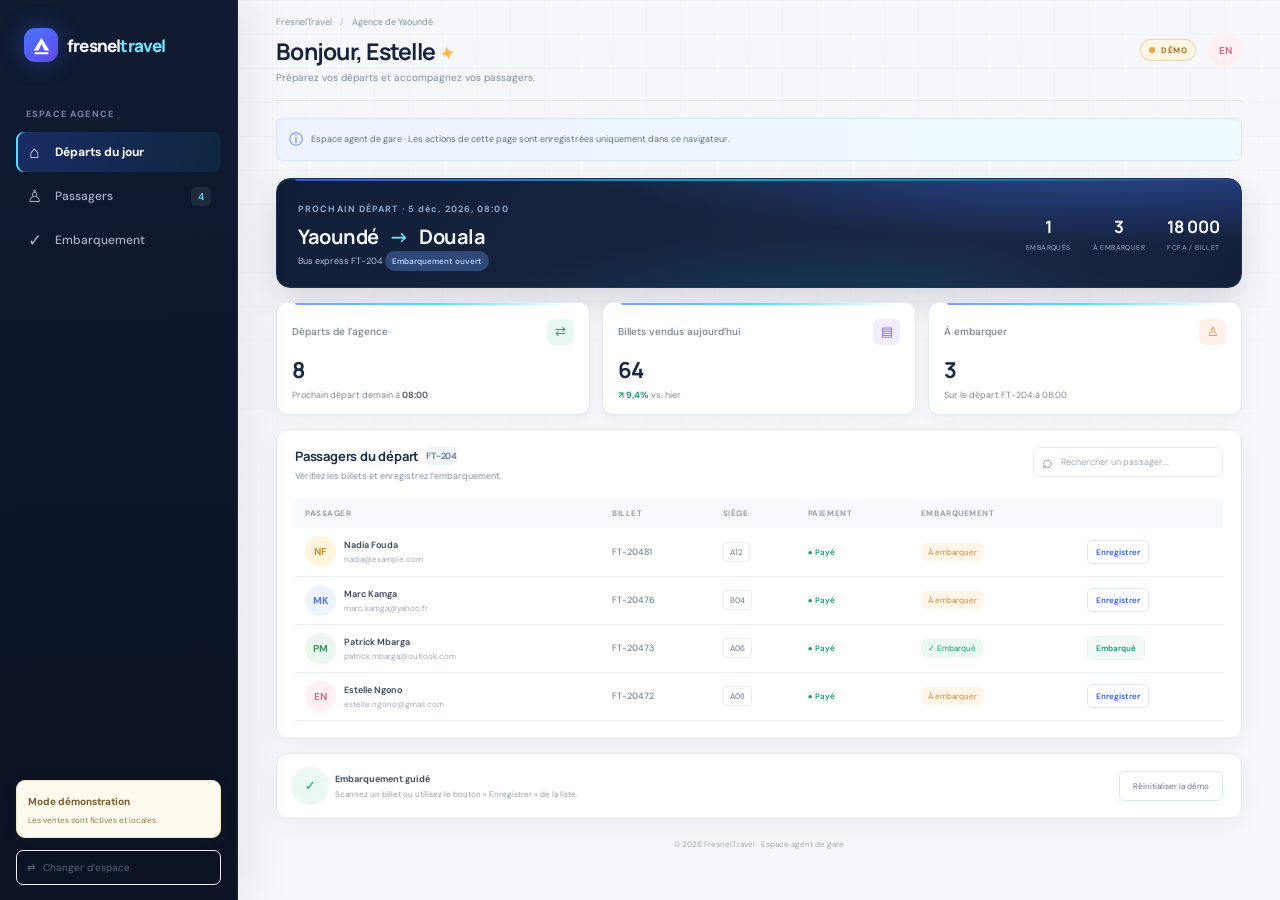
<file: agent.html>
<!doctype html>
<html lang="fr">
<head>
  <meta charset="utf-8">
  <meta name="viewport" content="width=device-width, initial-scale=1">
  <meta name="theme-color" content="#f5f7fb">
  <title>Opérations de gare — FresnelTravel</title>
  <link rel="preconnect" href="https://fonts.googleapis.com">
  <link rel="preconnect" href="https://fonts.gstatic.com" crossorigin>
  <link href="https://fonts.googleapis.com/css2?family=DM+Sans:wght@400;500;600;700&family=Manrope:wght@400;500;600;700;800&display=swap" rel="stylesheet">
  <link rel="stylesheet" href="styles.css">
  <link rel="stylesheet" href="portals.css">
  <link rel="stylesheet" href="futurist.css">
  <script src="portal.js" defer></script>
</head>
<body class="portal-body">
  <div class="portal-shell">
    <aside class="portal-sidebar"><a class="brand" href="connexion.html"><span class="brand-mark"><svg viewBox="0 0 32 32" aria-hidden="true"><path d="M6 22.5 16 6l10 16.5h-6.2L16 14l-3.8 8.5H6Z" fill="currentColor"/><path d="M8.2 26h15.6" stroke="currentColor" stroke-width="2.5" stroke-linecap="round"/></svg></span><span class="brand-name">fresnel<span>travel</span></span></a><div class="workspace-label">ESPACE AGENCE</div><nav class="main-nav" aria-label="Espace agent"><a class="nav-link active" href="#depart"><span class="nav-icon">⌂</span> Départs du jour</a><a class="nav-link" href="#passagers"><span class="nav-icon">♙</span> Passagers <span class="nav-count" id="agent-count">4</span></a><a class="nav-link" href="#embarquement"><span class="nav-icon">✓</span> Embarquement</a></nav><div class="portal-sidebar-bottom"><div class="demo-warning compact"><strong>Mode démonstration</strong><p>Les ventes sont fictives et locales.</p></div><a class="switch-space" href="connexion.html">⇄ <span>Changer d’espace</span></a></div></aside>
    <main class="portal-main">
      <header class="portal-header"><div><span class="breadcrumb">FresnelTravel <span>/</span> Agence de Yaoundé</span><h1>Bonjour, Estelle <span class="wave">✦</span></h1><p>Préparez vos départs et accompagnez vos passagers.</p></div><div class="portal-header-right"><span class="demo-label"><i></i> DÉMO</span><span class="avatar avatar-pink">EN</span></div></header>
      <div class="demo-banner"><span>ⓘ</span> Espace agent de gare · Les actions de cette page sont enregistrées uniquement dans ce navigateur.</div>
      <section class="agent-depart-card" id="depart"><div><span class="eyebrow">PROCHAIN DÉPART · <span data-demo-departure-date>--</span>, 08:00</span><h2>Yaoundé <span>→</span> Douala</h2><p>Bus express FT-204 <span class="status-badge boarding">Embarquement ouvert</span></p></div><div class="agent-depart-stats"><span><strong id="agent-boarded-count">1</strong><small>EMBARQUÉS</small></span><span><strong id="agent-remaining-count">3</strong><small>À EMBARQUER</small></span><span><strong>18 000</strong><small>FCFA / BILLET</small></span></div></section>
      <section class="agent-summary-grid"><article class="stat-card"><div class="stat-top"><span>Départs de l’agence</span><span class="stat-icon mint">⇄</span></div><div class="stat-value">8</div><div class="stat-foot">Prochain départ demain à <strong>08:00</strong></div></article><article class="stat-card"><div class="stat-top"><span>Billets vendus aujourd’hui</span><span class="stat-icon lavender">▤</span></div><div class="stat-value">64</div><div class="stat-foot"><span class="positive">↗ 9,4%</span> vs. hier</div></article><article class="stat-card"><div class="stat-top"><span>À embarquer</span><span class="stat-icon peach">♙</span></div><div class="stat-value" id="agent-unboarded-stat">3</div><div class="stat-foot">Sur le départ FT-204 à 08:00</div></article></section>
      <section class="panel agent-passengers-panel" id="passagers">
        <div class="panel-heading"><div><h2>Passagers du départ <span class="reservation-count" id="agent-trip-label">FT-204</span></h2><p>Vérifiez les billets et enregistrez l’embarquement.</p></div><label class="search-box agent-search"><span>⌕</span><input type="search" id="agent-search" placeholder="Rechercher un passager..." aria-label="Rechercher un passager"></label></div>
        <div class="table-wrap"><table><thead><tr><th>PASSAGER</th><th>BILLET</th><th>SIÈGE</th><th>PAIEMENT</th><th>EMBARQUEMENT</th><th></th></tr></thead><tbody id="agent-passengers">
          <tr data-name="nadia fouda"><td><div class="passenger"><span class="avatar avatar-yellow">NF</span><span><strong>Nadia Fouda</strong><small>nadia@example.com</small></span></div></td><td>FT-20481</td><td><span class="seat-tag">A12</span></td><td><span class="table-status paid">● Payé</span></td><td><span class="checkin-status">À embarquer</span></td><td><button class="checkin-button">Enregistrer</button></td></tr>
          <tr data-name="marc kamga"><td><div class="passenger"><span class="avatar avatar-blue">MK</span><span><strong>Marc Kamga</strong><small>marc.kamga@yahoo.fr</small></span></div></td><td>FT-20476</td><td><span class="seat-tag">B04</span></td><td><span class="table-status paid">● Payé</span></td><td><span class="checkin-status">À embarquer</span></td><td><button class="checkin-button">Enregistrer</button></td></tr>
          <tr data-name="patrick mbarga"><td><div class="passenger"><span class="avatar avatar-green">PM</span><span><strong>Patrick Mbarga</strong><small>patrick.mbarga@outlook.com</small></span></div></td><td>FT-20473</td><td><span class="seat-tag">A06</span></td><td><span class="table-status paid">● Payé</span></td><td><span class="checkin-status checked-in">✓ Embarqué</span></td><td><button class="checkin-button done" disabled>Embarqué</button></td></tr>
          <tr data-name="estelle ngono"><td><div class="passenger"><span class="avatar avatar-pink">EN</span><span><strong>Estelle Ngono</strong><small>estelle.ngono@gmail.com</small></span></div></td><td>FT-20472</td><td><span class="seat-tag">A08</span></td><td><span class="table-status paid">● Payé</span></td><td><span class="checkin-status">À embarquer</span></td><td><button class="checkin-button">Enregistrer</button></td></tr>
        </tbody></table><div class="empty-search" id="agent-empty" hidden>Aucun passager trouvé.</div></div>
      </section>
      <section class="panel boarding-panel" id="embarquement"><div><span class="boarding-check">✓</span><span><strong>Embarquement guidé</strong><small>Scannez un billet ou utilisez le bouton « Enregistrer » de la liste.</small></span></div><button class="secondary-button" id="agent-reset">Réinitialiser la démo</button></section>
      <footer class="portal-footer">© <span data-year></span> FresnelTravel · Espace agent de gare</footer>
    </main>
  </div>
  <div class="toast-container" id="toast-container" aria-live="polite"></div>
</body>
</html>
</file>
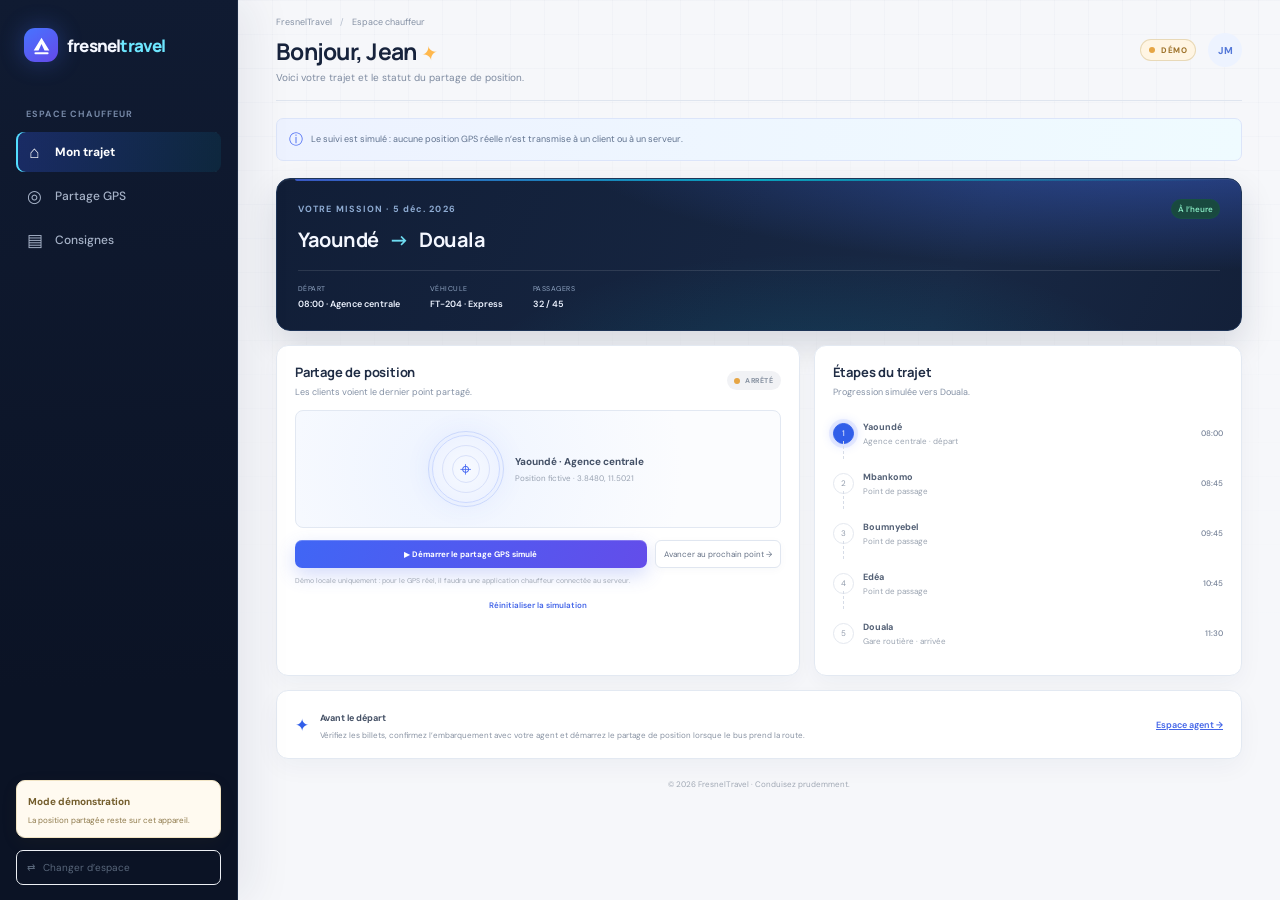
<file: chauffeur.html>
<!doctype html>
<html lang="fr">
<head>
  <meta charset="utf-8">
  <meta name="viewport" content="width=device-width, initial-scale=1">
  <meta name="theme-color" content="#f5f7fb">
  <title>Mon trajet — FresnelTravel Chauffeur</title>
  <link rel="preconnect" href="https://fonts.googleapis.com">
  <link rel="preconnect" href="https://fonts.gstatic.com" crossorigin>
  <link href="https://fonts.googleapis.com/css2?family=DM+Sans:wght@400;500;600;700&family=Manrope:wght@400;500;600;700;800&display=swap" rel="stylesheet">
  <link rel="stylesheet" href="styles.css">
  <link rel="stylesheet" href="portals.css">
  <link rel="stylesheet" href="futurist.css">
  <script src="portal.js" defer></script>
</head>
<body class="portal-body">
  <div class="portal-shell">
    <aside class="portal-sidebar"><a class="brand" href="connexion.html"><span class="brand-mark"><svg viewBox="0 0 32 32" aria-hidden="true"><path d="M6 22.5 16 6l10 16.5h-6.2L16 14l-3.8 8.5H6Z" fill="currentColor"/><path d="M8.2 26h15.6" stroke="currentColor" stroke-width="2.5" stroke-linecap="round"/></svg></span><span class="brand-name">fresnel<span>travel</span></span></a><div class="workspace-label">ESPACE CHAUFFEUR</div><nav class="main-nav" aria-label="Espace chauffeur"><a class="nav-link active" href="#trajet"><span class="nav-icon">⌂</span> Mon trajet</a><a class="nav-link" href="#position"><span class="nav-icon">◎</span> Partage GPS</a><a class="nav-link" href="#consignes"><span class="nav-icon">▤</span> Consignes</a></nav><div class="portal-sidebar-bottom"><div class="demo-warning compact"><strong>Mode démonstration</strong><p>La position partagée reste sur cet appareil.</p></div><a class="switch-space" href="connexion.html">⇄ <span>Changer d’espace</span></a></div></aside>
    <main class="portal-main">
      <header class="portal-header"><div><span class="breadcrumb">FresnelTravel <span>/</span> Espace chauffeur</span><h1>Bonjour, Jean <span class="wave">✦</span></h1><p>Voici votre trajet et le statut du partage de position.</p></div><div class="portal-header-right"><span class="demo-label"><i></i> DÉMO</span><span class="avatar avatar-blue">JM</span></div></header>
      <div class="demo-banner"><span>ⓘ</span> Le suivi est simulé : aucune position GPS réelle n’est transmise à un client ou à un serveur.</div>
      <section class="driver-trip-card" id="trajet"><div class="driver-trip-heading"><span class="eyebrow">VOTRE MISSION · <span data-demo-departure-date>--</span></span><span class="status-badge on-time">À l’heure</span></div><h2>Yaoundé <span>→</span> Douala</h2><div class="driver-trip-info"><span><small>DÉPART</small><strong>08:00 · Agence centrale</strong></span><span><small>VÉHICULE</small><strong>FT-204 · Express</strong></span><span><small>PASSAGERS</small><strong>32 / 45</strong></span></div></section>
      <section class="driver-grid">
        <article class="panel driver-location-panel" id="position"><div class="panel-heading"><div><h2>Partage de position</h2><p>Les clients voient le dernier point partagé.</p></div><span class="gps-status" id="gps-status"><i></i> ARRÊTÉ</span></div>
          <div class="gps-illustration"><div class="gps-radar"><span></span><b>⌖</b></div><div><strong id="driver-location">Yaoundé · Agence centrale</strong><small id="driver-coordinates">Position fictive · 3.8480, 11.5021</small></div></div>
          <div class="gps-actions"><button class="primary-button" id="gps-toggle">▶ Démarrer le partage GPS simulé</button><button class="secondary-button" id="gps-next">Avancer au prochain point →</button></div>
          <p class="demo-caption">Démo locale uniquement : pour le GPS réel, il faudra une application chauffeur connectée au serveur.</p>
          <button class="text-button gps-reset" id="gps-reset">Réinitialiser la simulation</button>
        </article>
        <article class="panel driver-route-panel"><div class="panel-heading"><div><h2>Étapes du trajet</h2><p>Progression simulée vers Douala.</p></div></div><div class="driver-stops"><div class="driver-stop active"><i>✓</i><span><strong>Yaoundé</strong><small>Agence centrale · départ</small></span><b>08:00</b></div><div class="driver-stop"><i>2</i><span><strong>Mbankomo</strong><small>Point de passage</small></span><b>08:45</b></div><div class="driver-stop"><i>3</i><span><strong>Boumnyebel</strong><small>Point de passage</small></span><b>09:45</b></div><div class="driver-stop"><i>4</i><span><strong>Edéa</strong><small>Point de passage</small></span><b>10:45</b></div><div class="driver-stop"><i>5</i><span><strong>Douala</strong><small>Gare routière · arrivée</small></span><b>11:30</b></div></div></article>
      </section>
      <section class="panel consignes-panel" id="consignes"><span class="consigne-icon">✦</span><div><strong>Avant le départ</strong><p>Vérifiez les billets, confirmez l’embarquement avec votre agent et démarrez le partage de position lorsque le bus prend la route.</p></div><a href="agent.html" class="text-button">Espace agent →</a></section>
      <footer class="portal-footer">© <span data-year></span> FresnelTravel · Conduisez prudemment.</footer>
    </main>
  </div>
  <div class="toast-container" id="toast-container" aria-live="polite"></div>
</body>
</html>
</file>
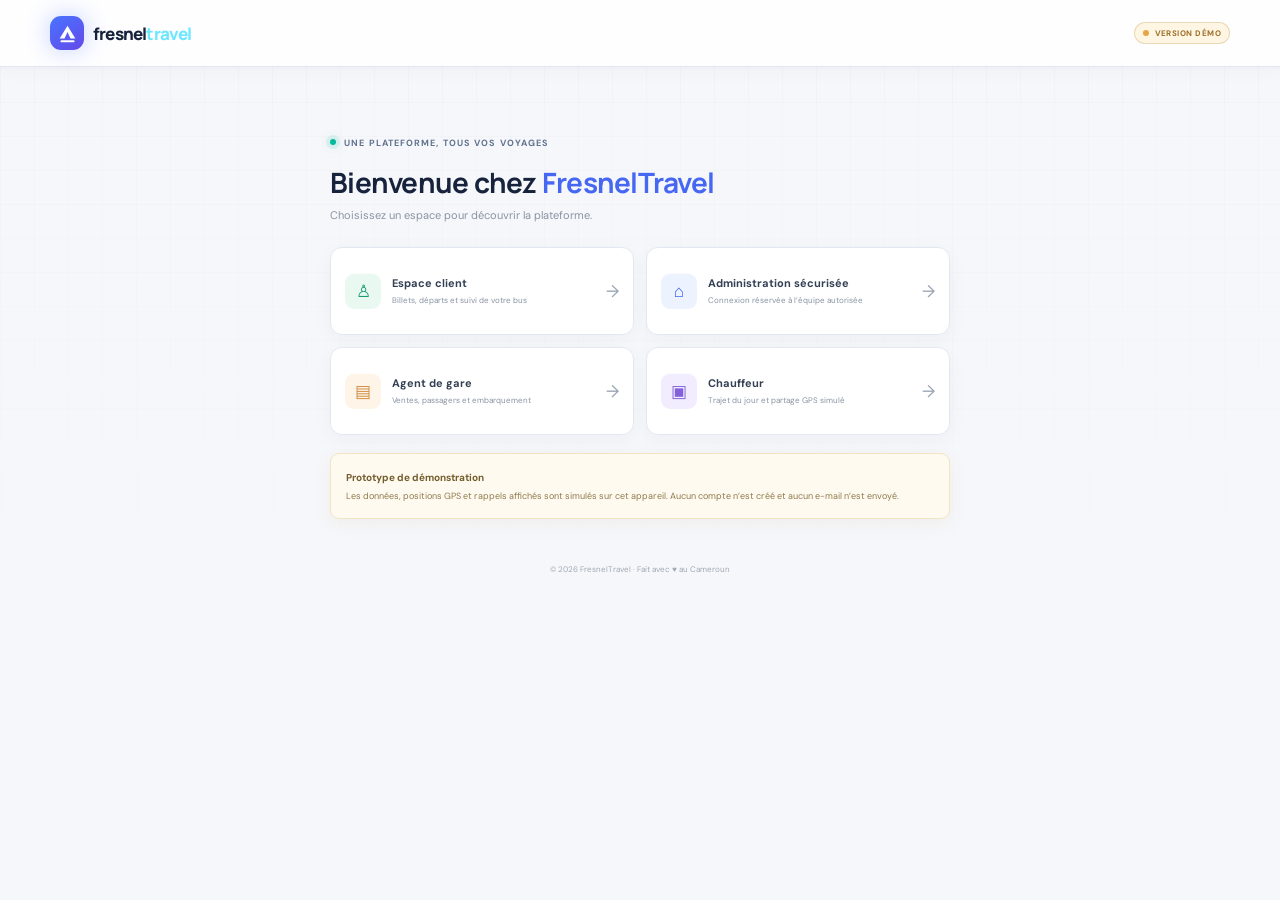
<file: connexion.html>
<!doctype html>
<html lang="fr">
<head>
  <meta charset="utf-8">
  <meta name="viewport" content="width=device-width, initial-scale=1">
  <meta name="theme-color" content="#f5f7fb">
  <title>Choisir un espace — FresnelTravel</title>
  <link rel="preconnect" href="https://fonts.googleapis.com">
  <link rel="preconnect" href="https://fonts.gstatic.com" crossorigin>
  <link href="https://fonts.googleapis.com/css2?family=DM+Sans:wght@400;500;600;700&family=Manrope:wght@400;500;600;700;800&display=swap" rel="stylesheet">
  <link rel="stylesheet" href="styles.css">
  <link rel="stylesheet" href="portals.css">
  <link rel="stylesheet" href="futurist.css">
</head>
<body class="portal-body">
  <header class="portal-topbar">
    <a class="brand portal-brand" href="connexion.html">
      <span class="brand-mark"><svg viewBox="0 0 32 32" aria-hidden="true"><path d="M6 22.5 16 6l10 16.5h-6.2L16 14l-3.8 8.5H6Z" fill="currentColor"/><path d="M8.2 26h15.6" stroke="currentColor" stroke-width="2.5" stroke-linecap="round"/></svg></span>
      <span class="brand-name">fresnel<span>travel</span></span>
    </a>
    <span class="demo-label"><i></i> VERSION DÉMO</span>
  </header>
  <main class="portal-login">
    <div class="eyebrow"><span class="live-dot"></span> UNE PLATEFORME, TOUS VOS VOYAGES</div>
    <h1>Bienvenue chez <span>FresnelTravel</span></h1>
    <p class="login-subtitle">Choisissez un espace pour découvrir la plateforme.</p>
    <div class="role-grid">
      <a class="role-card role-client" href="client.html"><span class="role-icon">♙</span><span class="role-card-copy"><strong>Espace client</strong><small>Billets, départs et suivi de votre bus</small></span><span class="role-arrow">→</span></a>
      <a class="role-card role-admin" href="admin-login.html"><span class="role-icon">⌂</span><span class="role-card-copy"><strong>Administration sécurisée</strong><small>Connexion réservée à l’équipe autorisée</small></span><span class="role-arrow">→</span></a>
      <a class="role-card role-agent" href="agent.html"><span class="role-icon">▤</span><span class="role-card-copy"><strong>Agent de gare</strong><small>Ventes, passagers et embarquement</small></span><span class="role-arrow">→</span></a>
      <a class="role-card role-driver" href="chauffeur.html"><span class="role-icon">▣</span><span class="role-card-copy"><strong>Chauffeur</strong><small>Trajet du jour et partage GPS simulé</small></span><span class="role-arrow">→</span></a>
    </div>
    <div class="demo-warning"><strong>Prototype de démonstration</strong><p>Les données, positions GPS et rappels affichés sont simulés sur cet appareil. Aucun compte n’est créé et aucun e-mail n’est envoyé.</p></div>
    <footer class="portal-footer">© <span data-year></span> FresnelTravel · Fait avec ♥ au Cameroun</footer>
  </main>
  <script src="portal.js" defer></script>
</body>
</html>
</file>
<file: styles.css>
:root {
  color-scheme: light;
  --ink: #1d2638;
  --muted: #8a93a3;
  --line: #edf0f4;
  --blue: #315ee9;
  --green: #159d73;
  --surface: #fff;
  --canvas: #f6f7fa;
  font-family: "DM Sans", sans-serif;
  font-synthesis: none;
  text-rendering: optimizeLegibility;
}
* { box-sizing: border-box; }
body { margin: 0; background: var(--canvas); color: var(--ink); font-size: 13px; }
button, input, select { font: inherit; }
button { cursor: pointer; }
.app-shell { min-height: 100vh; }
.sidebar { width: 238px; position: fixed; inset: 0 auto 0 0; display: flex; flex-direction: column; padding: 27px 16px 15px; overflow-y: auto; background: #fff; border-right: 1px solid #eef0f4; z-index: 5; }
.brand { display: flex; align-items: center; gap: 9px; margin: 1px 0 46px 8px; text-decoration: none; color: #233149; }
.brand-mark { width: 34px; height: 34px; display: grid; place-items: center; border-radius: 11px; background: #315ee9; color: #fff; }
.brand-mark svg { width: 25px; height: 25px; }
.brand-name { font: 800 17px Manrope, sans-serif; letter-spacing: -.8px; }
.brand-name span { color: #315ee9; }
.workspace-label { padding: 0 10px; margin-bottom: 12px; color: #a0a8b5; font-size: 9px; font-weight: 700; letter-spacing: 1.15px; }
.main-nav { display: grid; gap: 4px; }
.nav-link { height: 40px; display: flex; align-items: center; gap: 12px; padding: 0 10px; border-radius: 8px; color: #737d8e; text-decoration: none; font-size: 12px; font-weight: 500; transition: .18s ease; }
.nav-link:hover { background: #f6f8fc; color: #34425a; }
.nav-link.active { background: #edf2ff; color: #315ee9; font-weight: 700; }
.nav-icon { width: 17px; font-size: 17px; text-align: center; line-height: 1; }
.nav-count { margin-left: auto; padding: 3px 7px; color: #315ee9; background: #fff; border-radius: 6px; font-size: 10px; }
.sidebar-divider { height: 1px; margin: 21px 5px 22px; background: #f0f1f4; }
.sidebar-bottom { margin-top: auto; }
.help-card { padding: 15px 13px 13px; border: 1px solid #edf0f7; border-radius: 10px; background: linear-gradient(145deg,#f7f9ff,#fff 70%); }
.help-icon { margin-bottom: 9px; color: #315ee9; font-size: 18px; }
.help-card strong { font-size: 11px; }
.help-card p { margin: 5px 0 11px; color: #8a93a3; font-size: 10px; line-height: 1.6; }
.help-card a { color: #315ee9; text-decoration: none; font-size: 10px; font-weight: 700; }
.help-card a span { margin-left: 3px; }
.profile-button { width: 100%; display: flex; align-items: center; gap: 9px; margin-top: 15px; padding: 12px 3px 2px; border: 0; border-top: 1px solid #f0f1f4; background: transparent; text-align: left; }
.avatar, .user-avatar { display: inline-grid; flex: 0 0 auto; place-items: center; border-radius: 50%; font-weight: 700; }
.avatar { width: 31px; height: 31px; font-size: 10px; }
.avatar-admin { background: #e8edff; color: #315ee9; }
.profile-copy { display: grid; gap: 3px; }
.profile-copy strong { font-size: 10px; }
.profile-copy small { color: #98a1af; font-size: 9px; }
.profile-more { margin-left: auto; color: #8992a2; font-size: 18px; letter-spacing: 1px; }
.main-content { max-width: 1680px; margin-left: 238px; padding: 0 36px 0 38px; }
.topbar { height: 69px; display: flex; align-items: center; justify-content: space-between; border-bottom: 1px solid #eaedf2; }
.breadcrumb { color: #98a1af; font-size: 11px; }
.breadcrumb span { margin: 0 8px; color: #c4cad3; }
.breadcrumb strong { color: #535e70; font-weight: 600; }
.topbar-actions { display: flex; align-items: center; gap: 12px; }
.date-pill { display: flex; align-items: center; gap: 8px; padding: 8px 11px; border: 1px solid #e8ebf0; border-radius: 7px; background: #fff; color: #626d7d; font-size: 10px; }
.date-pill span:first-child { font-size: 14px; color: #8b95a5; }
.icon-button { position: relative; width: 33px; height: 33px; border: 1px solid #e8ebf0; border-radius: 8px; background: #fff; color: #737e8f; font-size: 15px; }
.notification-button i { position: absolute; width: 6px; height: 6px; right: 7px; top: 6px; border: 1px solid #fff; border-radius: 50%; background: #ef745f; }
.user-avatar { width: 31px; height: 31px; border: 0; background: #e8edff; color: #315ee9; font-size: 10px; }
.mobile-menu { display: none; border: 0; background: transparent; font-size: 20px; color: var(--ink); }
.page-heading { display: flex; justify-content: space-between; align-items: flex-end; padding: 29px 0 23px; }
.eyebrow { color: #8190a3; font-size: 9px; font-weight: 700; letter-spacing: 1.1px; }
.live-dot, .small-live { display: inline-block; width: 6px; height: 6px; margin-right: 5px; border-radius: 50%; background: #31bf91; vertical-align: 1px; box-shadow: 0 0 0 3px #e4f8f1; }
h1, h2, h3, p { margin-top: 0; }
h1 { margin: 8px 0 4px; font: 700 25px Manrope, sans-serif; letter-spacing: -.75px; }
.wave { display: inline-block; color: #ffb84d; font-size: 20px; transform: rotate(-12deg); }
.page-heading p { margin: 0; color: #8993a3; font-size: 11px; }
.primary-button { display: inline-flex; align-items: center; justify-content: center; gap: 8px; padding: 10px 15px; border: 0; border-radius: 7px; background: #315ee9; box-shadow: 0 4px 10px #315ee926; color: #fff; font-size: 11px; font-weight: 700; transition: .18s; }
.primary-button:hover { background: #244ed1; transform: translateY(-1px); }
.primary-button > span { font-size: 16px; line-height: 10px; }
.stats-grid { display: grid; grid-template-columns: repeat(4,minmax(0,1fr)); gap: 15px; }
.stat-card, .panel { position: relative; border: 1px solid #eceff4; border-radius: 9px; background: var(--surface); box-shadow: 0 2px 9px #202f4a05; }
.stat-card { min-height: 134px; overflow: hidden; padding: 15px 15px 13px; }
.stat-top { display: flex; align-items: center; justify-content: space-between; color: #747f90; font-size: 10px; font-weight: 500; }
.stat-icon { width: 27px; height: 27px; display: grid; place-items: center; border-radius: 7px; font-size: 13px; }
.mint { background: #e8f8f2; color: #19a679; }.lavender { background: #f1edff; color: #8361dc; }.peach { background: #fff1e9; color: #e48d50; }.blue { background: #edf2ff; color: #315ee9; }
.stat-value { display: flex; align-items: baseline; gap: 8px; margin: 10px 0 4px; font: 700 22px Manrope, sans-serif; letter-spacing: -.6px; }
.stat-value .trend { color: #12a175; font: 600 9px "DM Sans",sans-serif; letter-spacing: 0; }
.stat-value .currency { color: #6f7b8d; font: 600 10px "DM Sans",sans-serif; letter-spacing: 0; }
.value-caption { color: #929bab; font: 500 10px "DM Sans",sans-serif; letter-spacing: 0; }
.stat-foot { position: relative; z-index: 1; color: #7e8999; font-size: 9px; }
.stat-foot strong { color: #4a5668; font-weight: 600; }
.foot-muted { color: #a2aab6; }
.positive { color: #159d73; font-weight: 700; }
.sparkline { position: absolute; bottom: -1px; right: 13px; height: 22px; width: 92px; display: flex; align-items: flex-end; gap: 4px; opacity: .46; }
.sparkline i { flex: 1; border-radius: 2px 2px 0 0; background: #49c9a0; height: 44%; }.sparkline i:nth-child(2n) { height: 72%; }.sparkline i:nth-child(3n) { height: 36%; }.sparkline i:nth-child(4n) { height: 88%; }.sparkline i:nth-child(7n) { height: 100%; }.spark-purple i { background: #9c83e9; }
.occupancy { height: 4px; margin-top: 13px; overflow: hidden; border-radius: 4px; background: #f1f2f5; }.occupancy span { display: block; height: 100%; border-radius: inherit; background: linear-gradient(90deg,#f3a965,#ee8163); }
.status-dot { display: inline-block; width: 6px; height: 6px; margin-right: 3px; border-radius: 50%; background: #23bb8a; vertical-align: 1px; }
.mini-route { display: flex; align-items: center; gap: 4px; margin-top: 10px; color: #718096; font-size: 8px; font-weight: 700; }.mini-route i { width: 16px; border-top: 1px dashed #cbd4e4; }
.dashboard-grid { display: grid; grid-template-columns: minmax(0,1.58fr) minmax(300px,.95fr); gap: 15px; margin-top: 16px; }
.panel { padding: 17px 18px; }
.panel-heading { display: flex; justify-content: space-between; align-items: flex-start; }
.panel-heading h2 { display: flex; align-items: center; gap: 7px; margin: 0 0 5px; font: 700 13px Manrope,sans-serif; letter-spacing: -.2px; }
.panel-heading p { margin: 0; color: #98a1af; font-size: 9px; }
.heading-dot { width: 6px; height: 6px; border-radius: 50%; background: #315ee9; }
.text-button { padding: 4px 0; border: 0; background: transparent; color: #315ee9; font-size: 10px; font-weight: 600; white-space: nowrap; }
.text-button span { margin-left: 5px; font-size: 14px; }
.departure-list { margin-top: 11px; }
.departure-row { min-height: 58px; display: grid; grid-template-columns: 48px 26px minmax(110px,1fr) 98px 91px; align-items: center; gap: 9px; border-top: 1px solid #f0f2f5; }
.departure-time { color: #334054; font-size: 11px; font-weight: 700; }.departure-time small { display: block; margin-top: 3px; color: #21a47b; font-size: 7px; font-weight: 700; letter-spacing: .3px; }.departure-row:nth-child(4) .departure-time small { color: #e8954d; }
.route-track { height: 29px; display: flex; flex-direction: column; align-items: center; justify-content: center; }.station-dot { width: 6px; height: 6px; border: 1.5px solid #426bee; border-radius: 50%; background: #fff; }.station-dot.end { border-color: #9ca8bd; }.route-line { height: 11px; border-left: 1px dashed #bdc9df; }.route-line.delayed { border-color: #e9bd89; }
.route-names strong { display: block; overflow: hidden; color: #344054; font-size: 9px; font-weight: 600; text-overflow: ellipsis; white-space: nowrap; }.route-names strong span,.popular-copy strong span { padding: 0 3px; color: #aab2bf; }.route-names small { display: block; margin-top: 4px; color: #99a2b0; font-size: 8px; }
.departure-meta strong { color: #526074; font-size: 9px; font-weight: 600; }.departure-meta strong small { color: #a2aab6; font-size: 8px; font-weight: 400; }.seat-progress { height: 3px; margin-top: 5px; overflow: hidden; border-radius: 3px; background: #eef0f4; }.seat-progress i { display: block; height: 100%; border-radius: inherit; background: #49c69b; }.seat-progress.near-full i { background: #e9a458; }
.status-badge { justify-self: end; padding: 5px 7px; border-radius: 5px; font-size: 8px; font-weight: 600; white-space: nowrap; }.on-time { background: #eaf8f2; color: #159d73; }.boarding { background: #edf2ff; color: #4768db; }.delayed { background: #fff4e8; color: #d38337; }
.more-button { border: 0; background: transparent; color: #8c96a6; font-size: 18px; letter-spacing: 1px; }
.popular-route { min-height: 63px; display: flex; align-items: center; gap: 10px; border-bottom: 1px solid #f0f2f5; }.routes-panel .panel-heading { margin-bottom: 3px; }
.route-avatar { width: 33px; height: 33px; display: grid; place-content: center; border-radius: 8px; font-size: 9px; font-weight: 700; line-height: 1.1; }.route-avatar small { font-size: 7px; text-align: center; }.route-orange { color: #cf8143; background: #fff1e5; }.route-purple { color: #8366ce; background: #f0ebff; }.route-green { color: #249675; background: #e7f7f0; }
.popular-copy { min-width: 0; }.popular-copy strong { display: block; overflow: hidden; font-size: 9px; font-weight: 600; text-overflow: ellipsis; white-space: nowrap; }.popular-copy small,.popular-value small { display: block; margin-top: 4px; color: #9aa3b0; font-size: 8px; }.popular-value { margin-left: auto; text-align: right; }.popular-value strong { font-size: 10px; font-weight: 700; }
.routes-footer { display: flex; align-items: center; margin-top: 13px; color: #8993a3; font-size: 8px; }.small-live { width: 5px; height: 5px; margin-right: 6px; box-shadow: none; }.routes-footer a { margin-left: auto; color: #315ee9; text-decoration: none; font-weight: 600; }.routes-footer a span { padding-left: 3px; font-size: 12px; }
.reservations-panel { margin-top: 16px; padding-bottom: 10px; }.reservation-heading { align-items: center; }.reservation-count { display: inline-grid; min-width: 20px; height: 18px; place-items: center; border-radius: 5px; background: #f0f3f8; color: #69758a; font: 600 9px "DM Sans",sans-serif; }.reservation-actions { display: flex; align-items: center; gap: 8px; }
.search-box { width: 190px; height: 30px; display: flex; align-items: center; gap: 6px; padding: 0 8px; border: 1px solid #e9ecf1; border-radius: 6px; color: #8994a4; }.search-box span { font-size: 18px; }.search-box input { width: 100%; border: 0; outline: 0; color: #495569; font-size: 9px; }.search-box input::placeholder { color: #a1a9b5; }
.filter-button { height: 30px; display: flex; align-items: center; gap: 6px; padding: 0 9px; border: 1px solid #e9ecf1; border-radius: 6px; background: #fff; color: #647084; font-size: 10px; }
.table-wrap { margin-top: 16px; overflow-x: auto; }table { width: 100%; border-collapse: collapse; text-align: left; white-space: nowrap; }thead { background: #f8f9fb; }th { height: 30px; padding: 0 9px; color: #969fad; font-size: 8px; font-weight: 700; letter-spacing: .55px; }td { height: 48px; padding: 0 9px; border-bottom: 1px solid #f0f2f5; color: #626e80; font-size: 9px; }td:first-child,th:first-child { padding-left: 10px; }.passenger { display: flex; align-items: center; gap: 8px; }.passenger>span:last-child { display: grid; gap: 3px; }.passenger strong { color: #39465a; font-size: 9px; font-weight: 600; }.passenger small { color: #a1a9b6; font-size: 8px; }.avatar-pink { background: #fff0f3; color: #d16d85; }.avatar-blue { background: #edf3ff; color: #5478d8; }.avatar-yellow { background: #fff5dd; color: #c28f32; }.avatar-green { background: #eaf7ef; color: #438d64; }.avatar-purple { background: #f0ebff; color: #8366ce; }.table-arrow { margin: 0 3px; color: #9ba5b3; }.seat-tag { padding: 4px 6px; border: 1px solid #e9ecf1; border-radius: 4px; color: #697587; font-size: 8px; }td>small { color: #98a1ae; font-size: 8px; }.table-status { font-size: 8px; font-weight: 600; }.table-status.paid { color: #169b72; }.table-status.pending { color: #ce8b3c; }.table-status.issued { color: #315ee9; }.row-more { border: 0; background: transparent; color: #8994a3; font-size: 15px; }.empty-search { padding: 25px; color: #929baa; text-align: center; font-size: 10px; }.table-footer { display: flex; align-items: center; justify-content: flex-end; gap: 7px; padding: 10px 2px 0; color: #929baa; font-size: 9px; }.table-footer>span { margin-right: auto; }.table-footer strong { color: #5a6678; font-weight: 600; }.pagination-button,.pagination-current { width: 24px; height: 24px; border: 1px solid #e8ebf0; border-radius: 5px; background: #fff; color: #697587; }.pagination-button:disabled { color: #c1c7d0; }.pagination-current { border-color: #315ee9; background: #315ee9; color: #fff; }
.page-footer { display: flex; justify-content: space-between; padding: 17px 2px 20px; color: #a1a9b5; font-size: 8px; }.footer-heart { color: #ef806c; }.secure-mark { color: #21a47b; }
.operations-grid { display: grid; grid-template-columns: minmax(0,1.35fr) minmax(280px,.8fr); gap: 15px; margin-top: 16px; }.fleet-total { margin-left: 3px; padding: 3px 6px; border-radius: 5px; background: #edf2ff; color: #315ee9; font: 600 8px "DM Sans",sans-serif; letter-spacing: 0; vertical-align: 1px; }.fleet-list { margin-top: 10px; }.fleet-row { min-height: 55px; display: grid; grid-template-columns: 29px minmax(100px,.85fr) minmax(130px,1fr) 24px; align-items: center; gap: 9px; border-top: 1px solid #f0f2f5; }.bus-icon { width: 27px; height: 27px; display: grid; place-items: center; border-radius: 7px; background: #edf2ff; color: #4768db; font-size: 13px; }.maintenance-icon { background: #fff3e8; color: #cf8a43; }.fleet-bus,.fleet-route { min-width: 0; }.fleet-bus strong,.fleet-route strong { display: flex; align-items: center; gap: 5px; color: #465267; font-size: 9px; font-weight: 600; white-space: nowrap; }.fleet-bus small,.fleet-route small { display: block; overflow: hidden; margin-top: 4px; color: #9aa3b0; font-size: 8px; text-overflow: ellipsis; white-space: nowrap; }.fleet-status { padding: 3px 5px; border-radius: 4px; font-size: 7px; font-weight: 600; }.fleet-status.service { background: #eaf8f2; color: #159d73; }.fleet-status.boarding-status { background: #edf2ff; color: #4768db; }.fleet-status.maintenance-status,.fleet-status.paused-status { background: #fff4e8; color: #cf8a43; }.bus-toggle { width: 23px; height: 23px; border: 1px solid #e8ebf0; border-radius: 5px; background: #fff; color: #6d798c; font-size: 10px; }.bus-toggle.paused { color: #159d73; }.drivers-panel .panel-heading { align-items: center; }.driver-count { color: #159d73; font-size: 8px; font-weight: 600; white-space: nowrap; }.driver-count .small-live { margin-right: 4px; }.driver-list { margin-top: 9px; }.driver-row { min-height: 55px; display: flex; align-items: center; gap: 8px; border-top: 1px solid #f0f2f5; }.driver-copy { min-width: 0; display: grid; gap: 4px; }.driver-copy strong { color: #465267; font-size: 9px; font-weight: 600; }.driver-copy small { overflow: hidden; color: #9aa3b0; font-size: 8px; text-overflow: ellipsis; white-space: nowrap; }.driver-call { width: 23px; height: 23px; display: grid; place-items: center; margin-left: auto; border: 1px solid #e8ebf0; border-radius: 5px; color: #66748a; text-decoration: none; font-size: 10px; }.driver-live { width: 6px; height: 6px; border-radius: 50%; background: #28b588; }
.toast-container { position: fixed; z-index: 20; top: 18px; right: 20px; display: grid; gap: 8px; }.toast { max-width: 340px; padding: 12px 16px; border: 1px solid #d5efe4; border-radius: 8px; background: #fff; box-shadow: 0 8px 30px #17243b1c; color: #34745f; font-size: 11px; animation: toast-in .2s ease-out; }.toast.error { border-color: #f2d6d3; color: #ad514b; }@keyframes toast-in { from { opacity: 0; transform: translateY(-7px); } to { opacity: 1; transform: translateY(0); } }
.modal-backdrop { position: fixed; inset: 0; z-index: 10; display: none; place-items: center; overflow-y: auto; padding: 24px; background: #16203380; backdrop-filter: blur(4px); }.modal-backdrop.open { display: grid; }.booking-modal { width: min(100%,520px); max-height: calc(100vh - 48px); overflow-y: auto; padding: 24px 27px; border-radius: 13px; background: #fff; box-shadow: 0 24px 70px #16203338; animation: modal-in .18s ease-out; }@keyframes modal-in { from { opacity: .5; transform: translateY(8px) scale(.99); } to { opacity: 1; transform: translateY(0) scale(1); } }.modal-header { display: flex; justify-content: space-between; }.modal-header .eyebrow { color: #315ee9; }.modal-header h2 { margin: 7px 0 4px; font: 700 19px Manrope,sans-serif; letter-spacing: -.5px; }.modal-header p { margin: 0; color: #8792a2; font-size: 10px; }.modal-close { align-self: flex-start; width: 28px; height: 28px; border: 0; border-radius: 7px; background: #f4f6f9; color: #798496; font-size: 19px; line-height: 1; }
.booking-steps { display: flex; align-items: center; gap: 8px; margin: 21px 0; }.booking-steps>span { display: flex; align-items: center; gap: 5px; color: #9ba4b1; font-size: 8px; white-space: nowrap; }.booking-steps>span i { width: 19px; height: 19px; display: grid; place-items: center; border-radius: 50%; background: #f0f2f6; color: #8b95a3; font-size: 8px; font-style: normal; font-weight: 700; }.booking-steps>span.active { color: #315ee9; font-weight: 700; }.booking-steps>span.active i { background: #315ee9; color: #fff; }.booking-steps>span.done i { background: #e8f8f1; color: #159d73; }.booking-steps>b { flex: 1; height: 1px; background: #eceff4; }
.field-grid { display: grid; grid-template-columns: 1fr 30px 1fr; align-items: end; gap: 10px; }.form-field { display: grid; gap: 6px; color: #697587; font-size: 9px; font-weight: 600; }.form-field select,.form-field input { width: 100%; height: 37px; padding: 0 10px; border: 1px solid #e7eaf0; border-radius: 6px; outline: 0; background: #fff; color: #344054; font-size: 10px; }.form-field select:focus,.form-field input:focus { border-color: #829bf2; box-shadow: 0 0 0 3px #315ee918; }.swap-cities { width: 28px; height: 30px; margin-bottom: 3px; border: 1px solid #e6eaf0; border-radius: 6px; background: #fff; color: #315ee9; font-size: 16px; }.full-field { grid-column: 1/-1; }.field-grid>.full-field { margin-top: 3px; }.available-trips { display: grid; gap: 7px; margin-top: 15px; }.trip-option { display: flex; align-items: center; gap: 10px; padding: 11px; border: 1px solid #e9ecf1; border-radius: 7px; cursor: pointer; }.trip-option.selected { border-color: #7290f1; background: #f7f9ff; box-shadow: 0 0 0 2px #315ee910; }.trip-time { color: #344054; font-size: 11px; font-weight: 700; }.trip-detail { flex: 1; color: #758195; font-size: 9px; }.trip-detail small { display: block; margin-top: 4px; color: #a0a8b4; font-size: 8px; }.trip-price { text-align: right; color: #344054; font-size: 10px; font-weight: 700; }.trip-price small { display: block; margin-top: 3px; color: #159d73; font-size: 8px; font-weight: 500; }.trip-empty { padding: 13px; border-radius: 7px; background: #f7f8fb; color: #8792a2; font-size: 10px; text-align: center; }.form-error { min-height: 0; margin-top: 6px; color: #bb5651; font-size: 9px; }.form-error:empty { display: none; }.modal-primary { width: 100%; margin-top: 14px; min-height: 38px; }.seat-picker-heading { display: flex; justify-content: space-between; align-items: center; margin: 17px 0 10px; }.seat-picker-heading>strong { font-size: 10px; }.seat-picker-heading>span { color: #8993a2; font-size: 8px; }.seat-picker-heading i,.seat-picker-heading b,.seat-picker-heading em { display: inline-block; width: 7px; height: 7px; margin: 0 2px 0 5px; border-radius: 2px; background: #eef0f4; }.seat-picker-heading b { background: #315ee9; }.seat-picker-heading em { background: #dce1ea; }.seat-layout { width: 210px; max-height: 250px; overflow-y: auto; display: grid; grid-template-columns: repeat(2,29px) 22px repeat(2,29px); justify-content: center; gap: 7px; margin: 0 auto 16px; padding: 17px 10px 13px 19px; border: 1px solid #edf0f4; border-radius: 12px 12px 5px 5px; position: relative; }.seat-layout:before { content: "AVANT"; position: absolute; top: 5px; left: 7px; color: #afb7c2; font-size: 6px; writing-mode: vertical-rl; }.seat { width: 29px; height: 27px; border: 1px solid #e8ebf0; border-radius: 6px 6px 4px 4px; background: #fff; color: #758195; font-size: 8px; }.seat.occupied { border-color: #dce1e9; background: #edf0f4; color: #a6aeba; cursor: not-allowed; }.seat.selected { border-color: #315ee9; background: #315ee9; color: #fff; }.seat-aisle { width: 22px; height: 27px; }.passenger-fields { grid-template-columns: 1fr 1fr; margin-top: 4px; }.passenger-fields .full-field { grid-column: 1/-1; margin-top: 0; }.modal-footer { display: flex; justify-content: space-between; margin-top: 13px; }.secondary-button { padding: 9px 13px; border: 1px solid #e6eaf0; border-radius: 6px; background: #fff; color: #667286; font-size: 10px; }.success-step { padding: 14px 0 4px; text-align: center; }.success-icon { width: 44px; height: 44px; display: grid; place-items: center; margin: 0 auto 14px; border-radius: 50%; background: #e8f8f1; color: #159d73; font-size: 21px; }.success-step h3 { margin: 8px 0 5px; font: 700 19px Manrope,sans-serif; }.success-step>p { margin: 0; color: #8792a2; font-size: 10px; }.ticket-preview { margin: 17px 0 12px; padding: 14px; border: 1px dashed #d9deea; border-radius: 8px; background: #fafbfe; text-align: left; }.ticket-top { display: flex; justify-content: space-between; align-items: center; padding-bottom: 10px; border-bottom: 1px dashed #e2e6ed; }.ticket-brand { color: #315ee9; font: 800 11px Manrope,sans-serif; }.ticket-code { color: #919baa; font-size: 8px; }.ticket-route { display: flex; align-items: center; gap: 9px; padding: 12px 0 8px; font: 700 13px Manrope,sans-serif; }.ticket-route span { color: #8e99a9; }.ticket-meta { display: grid; grid-template-columns: 1fr 1fr 1fr; gap: 6px; }.ticket-meta small { display: block; margin-bottom: 4px; color: #9ba4b1; font-size: 7px; text-transform: uppercase; }.ticket-meta strong { color: #455166; font-size: 9px; }.close-success { margin-top: 10px; }.notification-popover { position: fixed; z-index: 8; top: 60px; right: 48px; width: 290px; padding: 14px; border: 1px solid #edf0f4; border-radius: 9px; background: #fff; box-shadow: 0 12px 40px #18264120; }.notification-popover[hidden] { display: none; }.notification-popover>div { display: flex; justify-content: space-between; align-items: center; padding-bottom: 8px; border-bottom: 1px solid #f0f2f5; font-size: 11px; }.notification-popover>div button { border: 0; background: transparent; color: #8993a2; font-size: 18px; }.notification-popover p { display: flex; gap: 9px; align-items: flex-start; margin: 11px 0 0; }.notification-popover p>span:last-child { display: grid; gap: 4px; }.notification-popover p b { font-size: 9px; }.notification-popover p small { color: #8993a2; font-size: 8px; }.notice-dot { width: 7px; height: 7px; flex: 0 0 auto; margin: 3px 0 0; border-radius: 50%; }.notice-dot.orange { background: #e9a458; }.notice-dot.green { background: #27b487; }.notice-dot.purple { background: #9174df; }
@media (min-width: 1500px) { .main-content { margin: 0 auto; padding-right: 42px; padding-left: 280px; } .sidebar { width: 250px; } }
@media (max-width: 1180px) { .main-content { padding-right: 22px; padding-left: 22px; }.sidebar { width: 215px; }.main-content { margin-left: 215px; }.stats-grid { gap: 10px; }.stat-card { padding-right: 11px; padding-left: 11px; }.dashboard-grid { grid-template-columns: minmax(0,1.45fr) minmax(270px,.9fr); }.departure-row { grid-template-columns: 42px 20px minmax(95px,1fr) 78px 80px; gap: 6px; }.status-badge { padding: 4px 5px; font-size: 7px; } }
@media (max-width: 920px) { .stats-grid { grid-template-columns: repeat(2,minmax(0,1fr)); }.dashboard-grid { grid-template-columns: 1fr; }.operations-grid { grid-template-columns: 1fr; }.routes-panel { display: grid; grid-template-columns: 1fr 1fr; column-gap: 15px; }.routes-panel .panel-heading,.routes-footer { grid-column: 1/-1; }.popular-route:nth-of-type(3) { border-bottom: 0; } }
@media (max-width: 680px) { .sidebar { width: 250px; transform: translateX(-101%); transition: transform .2s ease; box-shadow: 12px 0 30px #18264115; }.sidebar.mobile-open { transform: translateX(0); }.main-content,.main-content { margin-left: 0; padding: 0 16px; }.mobile-menu { display: block; }.topbar { height: 57px; }.breadcrumb { margin-right: auto; margin-left: 10px; font-size: 9px; }.topbar-actions { gap: 7px; }.date-pill { padding: 7px; font-size: 9px; }.date-pill span:first-child { display: none; }.user-avatar { display: none; }.page-heading { align-items: flex-start; gap: 14px; padding: 24px 0 18px; }.page-heading h1 { font-size: 21px; }.page-heading p { max-width: 230px; line-height: 1.5; }.page-heading>.primary-button { flex: 0 0 auto; padding: 9px; font-size: 9px; }.stats-grid { gap: 9px; }.stat-card { min-height: 123px; padding: 12px 10px; }.stat-top { font-size: 9px; }.stat-value { font-size: 19px; }.stat-foot { font-size: 8px; }.dashboard-grid { margin-top: 11px; gap: 11px; }.panel { padding: 14px 12px; }.departure-row { grid-template-columns: 39px 18px minmax(94px,1fr) 68px; gap: 6px; }.departure-row>.status-badge { display: none; }.departure-meta strong small { font-size: 7px; }.routes-panel { grid-template-columns: 1fr; }.routes-panel .panel-heading,.routes-footer { grid-column: auto; }.popular-route:nth-of-type(3) { border-bottom: 1px solid #f0f2f5; }.reservations-panel { margin-top: 11px; }.reservation-heading { align-items: flex-start; gap: 11px; flex-direction: column; }.reservation-actions { width: 100%; flex-wrap: wrap; }.search-box { flex: 1; width: auto; min-width: 140px; }.table-wrap { margin-top: 10px; }.page-footer { gap: 8px; font-size: 7px; }.booking-modal { padding: 20px 17px; }.modal-backdrop { padding: 12px; }.booking-steps { gap: 5px; }.booking-steps>span { gap: 3px; font-size: 7px; }.booking-steps>span i { width: 17px; height: 17px; }.seat-picker-heading { align-items: flex-start; gap: 8px; flex-direction: column; }.notification-popover { top: 53px; right: 12px; } }
@media (max-width: 390px) { .main-content { padding: 0 11px; }.stats-grid { gap: 7px; }.stat-card { padding: 10px 8px; }.stat-value { font-size: 17px; }.page-heading>.primary-button { font-size: 8px; }.departure-row { grid-template-columns: 34px 16px minmax(83px,1fr) 62px; gap: 4px; }.route-names strong { font-size: 8px; }.departure-meta strong { font-size: 8px; }.date-pill { max-width: 91px; overflow: hidden; white-space: nowrap; }.filter-button span { display: none; }.field-grid { gap: 6px; } }
</file>
<file: portals.css>
.portal-body { min-height: 100vh; background: #f6f7fa; }
.portal-shell { min-height: 100vh; }
.portal-sidebar { width: 238px; position: fixed; inset: 0 auto 0 0; z-index: 4; display: flex; flex-direction: column; padding: 27px 16px 15px; border-right: 1px solid #eef0f4; background: #fff; }
.portal-sidebar .brand { margin: 1px 0 46px 8px; }
.portal-sidebar-bottom { display: grid; gap: 12px; margin-top: auto; }
.demo-warning { padding: 14px 15px; border: 1px solid #f1e5c7; border-radius: 9px; background: #fffaf0; color: #735d2c; }
.demo-warning strong { font-size: 10px; }
.demo-warning p { margin: 5px 0 0; color: #8e7a4c; font-size: 9px; line-height: 1.55; }
.demo-warning.compact { padding: 11px; }
.demo-warning.compact p { font-size: 8px; }
.demo-label { display: inline-flex; align-items: center; gap: 6px; padding: 6px 9px; border-radius: 20px; background: #fff5e3; color: #9c7027; font-size: 8px; font-weight: 700; letter-spacing: .45px; white-space: nowrap; }
.demo-label i { width: 6px; height: 6px; border-radius: 50%; background: #e6a544; }
.switch-space { display: flex; align-items: center; gap: 8px; padding: 10px; border: 1px solid #eceff4; border-radius: 7px; color: #58667a; font-size: 10px; text-decoration: none; }
.switch-space:hover { background: #f7f8fb; color: #315ee9; }
.portal-main { max-width: 1540px; min-height: 100vh; margin-left: 238px; padding: 0 38px; }
.portal-header { min-height: 101px; display: flex; align-items: center; justify-content: space-between; gap: 20px; border-bottom: 1px solid #eaedf2; }
.portal-header .breadcrumb { display: block; margin-bottom: 7px; color: #98a1af; font-size: 9px; }
.portal-header .breadcrumb span { margin: 0 6px; color: #c4cad3; }
.portal-header h1 { margin: 0 0 4px; font-size: 23px; }
.portal-header p { margin: 0; color: #8993a3; font-size: 10px; }
.portal-header-right { display: flex; align-items: center; gap: 12px; }
.portal-header-right .avatar { width: 34px; height: 34px; }
.demo-banner { display: flex; align-items: center; gap: 8px; margin: 17px 0; padding: 10px 12px; border: 1px solid #e8edf7; border-radius: 7px; background: #f0f4fd; color: #687993; font-size: 9px; line-height: 1.5; }
.demo-banner>span { color: #315ee9; font-size: 14px; }
.client-trip-card,.agent-depart-card,.driver-trip-card { padding: 20px 21px; border: 1px solid #e7ebf3; border-radius: 10px; background: linear-gradient(120deg,#fff 48%,#f4f7ff); box-shadow: 0 3px 12px #253c6508; }
.trip-card-top { display: flex; justify-content: space-between; align-items: center; }.trip-card-top h2,.agent-depart-card h2,.driver-trip-card h2 { margin: 7px 0 5px; font: 700 20px Manrope,sans-serif; letter-spacing: -.5px; }.trip-card-top h2 span,.agent-depart-card h2 span,.driver-trip-card h2 span { padding: 0 7px; color: #94a0b2; }.trip-card-top p,.agent-depart-card p { margin: 0; color: #7d899a; font-size: 9px; }.trip-card-date { min-width: 104px; display: grid; gap: 3px; justify-items: end; padding: 9px 12px; border: 1px solid #edf0f5; border-radius: 7px; background: #fff; }.trip-card-date strong { color: #334054; font-size: 12px; }.trip-card-date small { color: #929baa; font-size: 8px; }
.trip-info-strip { display: flex; flex-wrap: wrap; gap: 30px; margin-top: 17px; padding-top: 13px; border-top: 1px solid #eef0f4; }.trip-info-strip>span { display: flex; align-items: center; gap: 8px; color: #5471d4; font-size: 14px; }.trip-info-strip>span>span { display: grid; gap: 3px; }.trip-info-strip small { color: #9ba4b1; font-size: 7px; }.trip-info-strip strong { color: #4a5669; font-size: 9px; font-weight: 600; }
.client-columns { display: grid; grid-template-columns: minmax(0,1.65fr) minmax(260px,.8fr); gap: 15px; margin-top: 15px; align-items: start; }.live-tracking-panel,.reminder-panel,.ticket-panel,.agent-passengers-panel,.driver-location-panel,.driver-route-panel { padding: 17px 18px; }.live-tracking-panel .panel-heading,.reminder-panel .panel-heading,.ticket-panel .panel-heading { align-items: center; }.tracking-live,.gps-status { display: inline-flex; align-items: center; gap: 5px; color: #a17b36; font-size: 7px; font-weight: 700; letter-spacing: .55px; white-space: nowrap; }.tracking-live i,.gps-status i { width: 6px; height: 6px; border-radius: 50%; background: #e6a544; }.tracking-map { margin-top: 10px; overflow: hidden; border: 1px solid #edf0f4; border-radius: 8px; background: radial-gradient(ellipse at 30% 40%,#f8fafc,#f1f5fa); }.route-map { display: block; width: 100%; min-height: 175px; }.map-road-outline { fill: none; stroke: #e3e8f0; stroke-linecap: round; stroke-width: 13; }.map-road { fill: none; stroke: #fff; stroke-linecap: round; stroke-width: 7; }.map-progress { fill: none; stroke: #315ee9; stroke-dasharray: 0 100; stroke-linecap: round; stroke-width: 4; transition: stroke-dasharray .5s ease; }.map-stop { fill: #fff; stroke: #9ca8bd; stroke-width: 2; }.map-stop:first-of-type { stroke: #315ee9; }.map-stop.destination { stroke: #21a47b; }.map-label { fill: #7f8b9b; font-family: "DM Sans",sans-serif; font-size: 9px; font-weight: 700; letter-spacing: .5px; }.bus-marker-halo { fill: #315ee92b; stroke: #315ee949; stroke-width: 1; transition: cx .5s ease,cy .5s ease; }.bus-marker { fill: #315ee9; stroke: #fff; stroke-width: 3; transition: cx .5s ease,cy .5s ease; }
.tracking-details { display: flex; justify-content: space-between; align-items: center; gap: 10px; margin-top: 13px; }.current-location { display: flex; align-items: center; gap: 9px; }.current-location>span:last-child { display: grid; gap: 4px; }.current-location small,.eta-box small { color: #9ba4b1; font-size: 7px; letter-spacing: .4px; }.current-location strong { color: #445166; font-size: 10px; }.current-location small:last-child { letter-spacing: 0; }.location-pulse { width: 9px; height: 9px; border-radius: 50%; background: #315ee9; box-shadow: 0 0 0 4px #315ee91a; }.eta-box { display: grid; gap: 3px; text-align: right; }.eta-box strong { color: #334054; font: 700 15px Manrope,sans-serif; }.eta-box span { color: #159d73; font-size: 8px; }.route-progress-labels { display: flex; justify-content: space-between; margin-top: 14px; color: #8b95a4; font-size: 8px; }.route-progress-labels strong { color: #315ee9; font-weight: 600; }.route-progress { height: 4px; margin-top: 5px; overflow: hidden; border-radius: 4px; background: #eef0f4; }.route-progress i { display: block; width: 5%; height: 100%; border-radius: inherit; background: #315ee9; transition: width .5s ease; }
.reminder-icon { width: 29px; height: 29px; display: grid; place-items: center; border-radius: 8px; background: #fff5e7; color: #d3933b; }.reminder-highlight { display: flex; align-items: flex-start; gap: 9px; margin-top: 16px; padding: 11px; border-radius: 7px; background: #f7f8fc; }.reminder-clock { color: #315ee9; font-size: 16px; }.reminder-highlight>span:last-child { display: grid; gap: 5px; }.reminder-highlight strong { color: #48556a; font-size: 9px; }.reminder-highlight small { color: #919baa; font-size: 8px; line-height: 1.5; }.reminder-toggle { display: flex; justify-content: space-between; align-items: center; gap: 8px; margin-top: 14px; cursor: pointer; }.reminder-toggle>span { display: grid; gap: 3px; }.reminder-toggle strong { color: #465267; font-size: 9px; }.reminder-toggle small { color: #9aa3b0; font-size: 8px; }.reminder-toggle input { position: absolute; width: 1px; height: 1px; opacity: 0; }.reminder-toggle i { width: 31px; height: 18px; position: relative; border-radius: 12px; background: #d7dce5; transition: .2s; }.reminder-toggle i:after { content: ""; width: 12px; height: 12px; position: absolute; left: 3px; top: 3px; border-radius: 50%; background: white; transition: .2s; }.reminder-toggle input:checked+i { background: #315ee9; }.reminder-toggle input:checked+i:after { transform: translateX(13px); }.reminder-toggle input:focus-visible+i { outline: 3px solid #315ee936; }.email-destination { margin: 12px 0 0; color: #828d9d; font-size: 8px; }.secondary-button.full-button { width: 100%; margin-top: 13px; font-size: 9px; }.demo-caption { margin: 8px 0 0; color: #a0a8b4; font-size: 7px; line-height: 1.5; text-align: center; }
.ticket-panel { margin-top: 15px; }.client-ticket { margin-top: 13px; padding: 15px 16px; border: 1px dashed #dfe4ed; border-radius: 8px; background: #fbfcfe; }.client-ticket-brand { display: inline-flex; align-items: center; gap: 7px; color: #315ee9; font: 800 9px Manrope,sans-serif; }.client-ticket-brand>span:last-child { display: grid; gap: 2px; letter-spacing: .4px; }.client-ticket-brand small { color: #9ba4b1; font: 600 6px "DM Sans",sans-serif; }.mini-mark { width: 24px; height: 24px; display: grid; place-items: center; border-radius: 7px; background: #315ee9; color: #fff; font: 700 8px "DM Sans",sans-serif; }.ticket-code { float: right; color: #8290a1; font-size: 8px; }.client-ticket-route { display: flex; align-items: center; gap: 15px; padding: 14px 0; margin-top: 9px; border-top: 1px dashed #e2e6ed; border-bottom: 1px dashed #e2e6ed; }.client-ticket-route>span { display: grid; gap: 4px; }.client-ticket-route>span small:first-child { color: #9ba4b1; font-size: 7px; letter-spacing: .5px; }.client-ticket-route>span strong { color: #39465a; font: 700 14px Manrope,sans-serif; }.client-ticket-route>span small:last-child { color: #8993a3; font-size: 8px; }.client-ticket-route>b { color: #315ee9; font-size: 17px; }.client-ticket-footer { display: flex; flex-wrap: wrap; justify-content: space-between; gap: 10px; padding-top: 11px; }.client-ticket-footer span { display: grid; gap: 4px; color: #9ba4b1; font-size: 7px; }.client-ticket-footer strong { color: #4b586c; font-size: 9px; font-weight: 600; }.portal-footer { padding: 20px 0; color: #a0a8b4; font-size: 8px; text-align: center; }
.portal-login { width: min(100% - 32px,620px); margin: 70px auto 0; }.portal-topbar { height: 67px; display: flex; align-items: center; justify-content: space-between; padding: 0 max(25px,calc((100vw - 1180px)/2)); border-bottom: 1px solid #eaedf2; background: #fff; }.portal-brand { margin: 0; }.portal-login h1 { margin: 14px 0 7px; font-size: 28px; }.portal-login h1 span { color: #315ee9; }.login-subtitle { margin-bottom: 25px; color: #8993a3; font-size: 11px; }.role-grid { display: grid; grid-template-columns: 1fr 1fr; gap: 12px; }.role-card { min-height: 88px; display: flex; align-items: center; gap: 11px; padding: 14px; border: 1px solid #eaedf2; border-radius: 9px; background: #fff; color: #344054; text-decoration: none; transition: .18s ease; }.role-card:hover { border-color: #b8c6f5; box-shadow: 0 5px 18px #253c6510; transform: translateY(-2px); }.role-icon { width: 36px; height: 36px; display: grid; flex: 0 0 auto; place-items: center; border-radius: 9px; background: #edf2ff; color: #315ee9; font-size: 17px; }.role-client .role-icon { background: #eaf8f2; color: #159d73; }.role-agent .role-icon { background: #fff4e8; color: #ce8b3c; }.role-driver .role-icon { background: #f1edff; color: #8361dc; }.role-card-copy { display: grid; gap: 5px; }.role-card-copy strong { font-size: 11px; }.role-card-copy small { color: #8993a3; font-size: 8px; line-height: 1.45; }.role-arrow { margin-left: auto; color: #9aa4b3; font-size: 17px; }.portal-login>.demo-warning { margin-top: 18px; }.portal-login .portal-footer { margin-top: 25px; }
.agent-depart-card { display: flex; justify-content: space-between; align-items: center; gap: 20px; }.agent-depart-stats { display: flex; gap: 22px; }.agent-depart-stats>span { display: grid; gap: 5px; text-align: center; }.agent-depart-stats strong { color: #334054; font: 700 17px Manrope,sans-serif; }.agent-depart-stats small { color: #929baa; font-size: 7px; letter-spacing: .4px; white-space: nowrap; }.agent-summary-grid { display: grid; grid-template-columns: repeat(3,minmax(0,1fr)); gap: 12px; margin-top: 14px; }.agent-summary-grid .stat-card { min-height: 112px; }.agent-passengers-panel { margin-top: 14px; }.agent-search { width: 190px; }.checkin-status { padding: 4px 7px; border-radius: 5px; background: #fff5e8; color: #c58a3d; font-size: 8px; }.checkin-status.checked-in { background: #eaf8f2; color: #159d73; }.checkin-button { padding: 6px 8px; border: 1px solid #dfe5f1; border-radius: 5px; background: #fff; color: #315ee9; font-size: 8px; font-weight: 600; }.checkin-button:hover { background: #f3f6ff; }.checkin-button.done { border-color: #eaf3ef; background: #f4faf7; color: #159d73; cursor: default; }.boarding-panel { display: flex; align-items: center; justify-content: space-between; gap: 12px; margin-top: 14px; }.boarding-panel>div { display: flex; align-items: center; gap: 10px; }.boarding-check { width: 30px; height: 30px; display: grid; place-items: center; border-radius: 50%; background: #eaf8f2; color: #159d73; }.boarding-panel>div>span:last-child { display: grid; gap: 4px; }.boarding-panel strong { color: #455166; font-size: 9px; }.boarding-panel small { color: #929baa; font-size: 8px; }.boarding-panel .secondary-button { font-size: 8px; }
.driver-trip-heading { display: flex; justify-content: space-between; align-items: center; }.driver-trip-info { display: flex; flex-wrap: wrap; gap: 30px; margin-top: 17px; padding-top: 13px; border-top: 1px solid #eef0f4; }.driver-trip-info>span { display: grid; gap: 5px; }.driver-trip-info small { color: #9ba4b1; font-size: 7px; letter-spacing: .45px; }.driver-trip-info strong { color: #4b586c; font-size: 9px; font-weight: 600; }.driver-grid { display: grid; grid-template-columns: minmax(0,1.1fr) minmax(270px,.9fr); gap: 14px; margin-top: 14px; }.driver-location-panel .panel-heading { align-items: center; }.gps-status { padding: 5px 7px; border-radius: 10px; background: #f1f2f5; color: #8691a0; }.gps-status.active { background: #eaf8f2; color: #159d73; }.gps-status.active i { background: #24ad81; }.gps-illustration { min-height: 118px; display: flex; align-items: center; justify-content: center; gap: 15px; margin-top: 12px; padding: 14px; border: 1px solid #eef0f4; border-radius: 8px; background: radial-gradient(circle,#f3f6ff 0,#fbfcfe 70%); }.gps-illustration>div:last-child { display: grid; gap: 5px; }.gps-illustration strong { color: #435066; font-size: 10px; }.gps-illustration small { color: #98a2b1; font-size: 8px; }.gps-radar { width: 68px; height: 68px; position: relative; display: grid; place-items: center; border: 1px solid #cbd6fa; border-radius: 50%; background: #f0f4ff; color: #315ee9; font-size: 22px; }.gps-radar:before,.gps-radar:after { content: ""; position: absolute; inset: 9px; border: 1px solid #d9e1fa; border-radius: 50%; }.gps-radar:after { inset: 19px; }.gps-radar>span { position: absolute; inset: -5px; border: 1px solid #315ee92b; border-radius: 50%; }.gps-radar>span.pulsing { animation: gps-pulse 1.8s infinite; }@keyframes gps-pulse { 0% { transform: scale(.85); opacity: .8; } 100% { transform: scale(1.25); opacity: 0; } }.gps-radar>b { z-index: 1; font-size: 20px; }.gps-actions { display: grid; grid-template-columns: 1fr auto; gap: 8px; margin-top: 12px; }.gps-actions .primary-button,.gps-actions .secondary-button { font-size: 8px; }.gps-actions .primary-button { padding: 9px 10px; }.gps-actions .secondary-button { padding: 8px; }.gps-reset { display: block; margin: 9px auto 0; font-size: 8px; }.driver-location-panel>.demo-caption { text-align: left; }.driver-stops { margin-top: 10px; }.driver-stop { min-height: 50px; position: relative; display: flex; align-items: center; gap: 9px; }.driver-stop:not(:last-child):after { content: ""; position: absolute; top: 33px; left: 10px; height: 18px; border-left: 1px dashed #d6dce7; }.driver-stop>i { width: 21px; height: 21px; display: grid; flex: 0 0 auto; place-items: center; border: 1px solid #e4e8ef; border-radius: 50%; background: #fff; color: #929cac; font-size: 8px; font-style: normal; }.driver-stop.active>i { border-color: #315ee9; background: #315ee9; color: #fff; }.driver-stop>span { display: grid; gap: 3px; }.driver-stop strong { color: #536075; font-size: 9px; }.driver-stop small { color: #9ba4b1; font-size: 8px; }.driver-stop>b { margin-left: auto; color: #778398; font-size: 8px; font-weight: 500; }.consignes-panel { display: flex; align-items: center; gap: 11px; margin-top: 14px; }.consigne-icon { color: #315ee9; font-size: 17px; }.consignes-panel>div { flex: 1; }.consignes-panel strong { color: #455166; font-size: 9px; }.consignes-panel p { margin: 4px 0 0; color: #8993a3; font-size: 8px; line-height: 1.5; }.consignes-panel>a { font-size: 9px; }
.toast-container { position: fixed; z-index: 20; top: 18px; right: 20px; display: grid; gap: 8px; }.toast { max-width: 340px; padding: 12px 16px; border: 1px solid #d5efe4; border-radius: 8px; background: #fff; box-shadow: 0 8px 30px #17243b1c; color: #34745f; font-size: 11px; animation: toast-in .2s ease-out; }.toast.error { border-color: #f2d6d3; color: #ad514b; }@keyframes toast-in { from { opacity: 0; transform: translateY(-7px); } to { opacity: 1; transform: translateY(0); } }
.auth-card { display: grid; gap: 14px; padding: 21px; border: 1px solid #e4e9f1; border-radius: 12px; background: #fff; box-shadow: 0 12px 35px #20375b10; }.auth-card .form-field input { height: 42px; }.auth-submit { width: 100%; min-height: 41px; margin-top: 2px; }.auth-error { min-height: 0; margin: 0; color: #b94d48; font-size: 9px; }.auth-error:empty { display: none; }.setup-link-wrap { margin-top: 16px; color: #738096; font-size: 9px; }.setup-link-wrap a { color: #315ee9; font-weight: 700; }.auth-security-note { margin: 15px 0; color: #8993a3; font-size: 8px; line-height: 1.6; }.auth-back { width: max-content; }.admin-access-error { max-width: 580px; margin: 20vh auto; padding: 24px; border: 1px solid #f1e4c4; border-radius: 12px; background: #fffaf0; color: #735d2c; font-size: 13px; line-height: 1.7; }.admin-access-error[hidden] { display: none; }.public-gallery { margin-top: 15px; }.upload-toolbar { display: flex; align-items: flex-end; gap: 12px; margin-top: 14px; }.upload-toolbar>.form-field { flex: 0 1 190px; }.upload-toolbar>.upload-title-field { flex: 1 1 250px; }.upload-toolbar .form-field select,.upload-toolbar .form-field input { height: 36px; }.upload-button { min-height: 36px; display: inline-flex; align-items: center; justify-content: center; white-space: nowrap; }.upload-note { margin: 9px 0 0; color: #929baa; font-size: 8px; }.admin-image-grid,.client-image-grid { display: grid; grid-template-columns: repeat(auto-fill,minmax(150px,1fr)); gap: 11px; margin-top: 13px; }.gallery-empty { grid-column: 1/-1; padding: 20px; border: 1px dashed #dfe5ee; border-radius: 8px; color: #8993a3; font-size: 9px; text-align: center; }.admin-image-card,.client-image-card { min-width: 0; overflow: hidden; margin: 0; border: 1px solid #e8ecf2; border-radius: 8px; background: #fff; }.admin-image-card img,.client-image-card img { width: 100%; height: 115px; display: block; object-fit: cover; background: #f0f3f8; }.admin-image-details { display: grid; gap: 4px; padding: 9px; }.admin-image-details strong { overflow: hidden; color: #465267; font-size: 9px; text-overflow: ellipsis; white-space: nowrap; }.admin-image-details small { color: #929baa; font-size: 8px; }.image-delete { justify-self: start; padding: 4px 7px; border: 1px solid #f0dddd; border-radius: 5px; background: #fff; color: #ad514b; font-size: 8px; }.client-image-card figcaption { padding: 8px; color: #465267; font-size: 9px; }.client-gallery { margin-top: 15px; }.client-gallery[hidden] { display: none; }
@media (min-width: 1500px) { .portal-sidebar { width: 250px; }.portal-main { margin-left: 250px; padding-right: 46px; padding-left: 46px; } }
@media (max-width: 1100px) { .portal-main { padding: 0 22px; }.portal-sidebar { width: 215px; }.portal-main { margin-left: 215px; }.client-columns { grid-template-columns: minmax(0,1.4fr) minmax(235px,.8fr); gap: 10px; }.trip-info-strip { gap: 17px; }.agent-depart-stats { gap: 13px; } }
@media (max-width: 800px) { .portal-sidebar { width: 100%; height: auto; position: relative; inset: auto; padding: 12px 16px; border-right: 0; border-bottom: 1px solid #eef0f4; }.portal-sidebar .brand { margin: 0 0 10px; }.portal-sidebar>.workspace-label { display: none; }.portal-sidebar>.main-nav { grid-template-columns: repeat(auto-fit,minmax(125px,1fr)); }.portal-sidebar>.main-nav .nav-link { height: 34px; padding: 0 7px; font-size: 9px; }.portal-sidebar>.main-nav .nav-icon { font-size: 14px; }.portal-sidebar-bottom { display: flex; align-items: center; justify-content: space-between; margin-top: 8px; }.portal-sidebar-bottom .demo-warning { display: none; }.switch-space { padding: 7px 9px; font-size: 9px; }.portal-main { margin-left: 0; padding: 0 18px; }.client-columns,.driver-grid { grid-template-columns: 1fr; }.reminder-panel { display: grid; grid-template-columns: 1fr 1fr; column-gap: 12px; }.reminder-panel .panel-heading,.reminder-panel .reminder-highlight,.reminder-panel .reminder-toggle,.reminder-panel .email-destination,.reminder-panel .secondary-button,.reminder-panel .demo-caption { grid-column: 1/-1; }.reminder-panel .panel-heading { margin-bottom: 3px; }.agent-depart-card { align-items: flex-start; flex-direction: column; }.agent-depart-stats { width: 100%; justify-content: space-between; }.agent-summary-grid { gap: 8px; }.agent-summary-grid .stat-card { padding: 11px; }.agent-summary-grid .stat-value { font-size: 18px; } }
@media (max-width: 540px) { .portal-topbar { padding: 0 16px; }.portal-login { margin-top: 42px; }.portal-login h1 { font-size: 22px; }.role-grid { grid-template-columns: 1fr; gap: 8px; }.role-card { min-height: 72px; }.portal-header { min-height: 91px; }.portal-header h1 { font-size: 18px; }.portal-header p { max-width: 255px; font-size: 9px; line-height: 1.5; }.portal-header-right { gap: 7px; }.portal-header-right .avatar { width: 29px; height: 29px; }.portal-main { padding: 0 12px; }.demo-banner { margin: 12px 0; font-size: 8px; }.client-trip-card,.agent-depart-card,.driver-trip-card { padding: 15px 13px; }.trip-card-top h2,.agent-depart-card h2,.driver-trip-card h2 { font-size: 16px; }.trip-card-date { min-width: 87px; padding: 7px; }.trip-info-strip { gap: 13px; }.trip-info-strip>span { gap: 5px; }.trip-info-strip strong { font-size: 8px; }.panel.live-tracking-panel,.panel.reminder-panel,.panel.ticket-panel,.panel.agent-passengers-panel,.panel.driver-location-panel,.panel.driver-route-panel { padding: 13px 10px; }.route-map { min-height: 132px; }.map-road-outline { stroke-width: 16; }.map-road { stroke-width: 10; }.map-label { font-size: 10px; }.tracking-details { align-items: flex-start; }.current-location strong { font-size: 9px; }.client-ticket { padding: 12px 10px; }.client-ticket-footer { gap: 9px; }.client-ticket-route>span strong { font-size: 12px; }.agent-depart-stats { gap: 7px; }.agent-depart-stats strong { font-size: 14px; }.agent-depart-stats small { font-size: 6px; }.agent-summary-grid { grid-template-columns: 1fr 1fr; }.agent-summary-grid .stat-card:last-child { grid-column: 1/-1; }.agent-passengers-panel .panel-heading { align-items: flex-start; gap: 8px; flex-direction: column; }.agent-search { width: 100%; }.table-wrap { overflow-x: auto; }.boarding-panel { align-items: flex-start; flex-direction: column; }.driver-trip-info { gap: 13px; }.gps-actions { grid-template-columns: 1fr; }.consignes-panel { align-items: flex-start; flex-wrap: wrap; }.consignes-panel>a { margin-left: auto; }.tracking-live { font-size: 6px; }.toast-container { right: 10px; left: 10px; }.toast { max-width: none; } }
@media (max-width: 680px) { .upload-toolbar { align-items: stretch; flex-direction: column; }.upload-toolbar>.form-field { flex: auto; }.upload-button { width: 100%; }.admin-image-grid,.client-image-grid { grid-template-columns: repeat(2,minmax(0,1fr)); } }
</file>
<file: futurist.css>
:root {
  --ink: #17233c;
  --muted: #78869d;
  --blue: #4667ff;
  --cyan: #00cbe8;
  --green: #10a984;
  --line: #e6ebf4;
  --canvas: #f0f3f9;
  --surface: #ffffff;
}

body {
  background:
    radial-gradient(ellipse at 86% 0%, #dfeeff 0, transparent 30rem),
    radial-gradient(ellipse at 5% 48%, #e8f7ff 0, transparent 25rem),
    #f2f5fa;
  color: var(--ink);
}

body:before {
  content: "";
  position: fixed;
  z-index: -1;
  inset: 0;
  pointer-events: none;
  background-image: linear-gradient(#8093b20a 1px, transparent 1px), linear-gradient(90deg, #8093b20a 1px, transparent 1px);
  background-size: 34px 34px;
  mask-image: linear-gradient(to bottom, #000 0, transparent 75%);
}

.sidebar,
.portal-sidebar {
  color: #eaf1ff;
  background: linear-gradient(178deg, #101b32, #0b1325 76%);
  border-color: #1c2a43;
  box-shadow: 12px 0 42px #192c4b14;
}

.brand { color: #f4f7ff; }
.brand-name span { color: #6de7ff; }
.brand-mark { background: linear-gradient(145deg, #4774ff, #6549e9); box-shadow: 0 0 24px #4774ff55; }
.workspace-label { color: #7587a5; }
.nav-link { color: #a7b3c8; }
.nav-link:hover { color: #fff; background: #ffffff0b; }
.nav-link.active { color: #fff; background: linear-gradient(100deg, #3458e94a, #00cbe814); box-shadow: inset 2px 0 #53deff; }
.nav-count { color: #75e8ff; background: #ffffff13; }
.sidebar-divider { background: #ffffff14; }
.help-card { border-color: #263653; background: linear-gradient(145deg, #172642, #101a2d); }
.help-icon { color: #67e4ff; }
.help-card strong,.profile-copy strong { color: #f1f5ff; }
.help-card p,.profile-copy small { color: #a3b0c5; }
.help-card a { color: #70e4ff; }
.profile-button { border-color: #ffffff17; }
.profile-more { color: #a1afc5; }
.avatar-admin,.user-avatar { background: #253963; color: #89dfff; }

.main-content,.portal-main {
  background: transparent;
}
.topbar,.portal-header { border-color: #dfe5ef; }
.breadcrumb { color: #8995a8; }
.breadcrumb strong { color: #43516a; }
.date-pill,.icon-button { border-color: #e1e7f0; box-shadow: 0 3px 12px #253c6508; }
.page-heading h1,.portal-header h1 { color: #17233c; }
.eyebrow { color: #7385a1; }
.page-heading p,.portal-header p { color: #7e8ba0; }
.live-dot { background: #05b99c; box-shadow: 0 0 0 4px #05b99c1a, 0 0 13px #05b99c60; }

.primary-button {
  background: linear-gradient(112deg, #4066f5, #634dea);
  box-shadow: 0 7px 19px #4565e93b, inset 0 1px #ffffff38;
}
.primary-button:hover {
  background: linear-gradient(112deg, #3159e8, #5841da);
  box-shadow: 0 8px 25px #4565e95c;
}
.secondary-button,.filter-button,.pagination-button,.swap-cities {
  border-color: #e0e6f0;
  box-shadow: 0 2px 8px #253c6508;
}
.text-button { color: #4365e8; }

.stat-card,.panel {
  border-color: #e3e9f2;
  border-radius: 12px;
  box-shadow: 0 7px 24px #20375b0a, 0 1px 3px #20375b08;
}
.stat-card:after,.client-trip-card:after,.agent-depart-card:after,.driver-trip-card:after {
  content: "";
  position: absolute;
  top: 0;
  left: 18px;
  right: 18px;
  height: 2px;
  border-radius: 0 0 5px 5px;
  background: linear-gradient(90deg, #4a70ff, #00d3e9, transparent);
  opacity: .7;
}
.stat-card { border-radius: 11px; }
.stat-icon { box-shadow: inset 0 1px #ffffffbb; }
.stat-value { color: #1a2842; }
.panel-heading h2 { color: #202d45; }
.panel-heading p { color: #8491a5; }
.heading-dot { box-shadow: 0 0 0 4px #4667ff19, 0 0 12px #4667ff74; }
.departure-row,.popular-route,.fleet-row,.driver-row { border-color: #edf0f5; }
.route-line { border-color: #b6c8ed; }
.route-names strong,.popular-copy strong,.fleet-bus strong,.fleet-route strong,.driver-copy strong { color: #35435c; }
.departure-time,.departure-meta strong,.popular-value strong { color: #273650; }
.on-time,.table-status.paid,.table-status.issued { box-shadow: inset 0 0 0 1px #159d7315; }
.status-badge { border-radius: 20px; }
.search-box:focus-within { border-color: #8299fa; box-shadow: 0 0 0 3px #4667ff14; }
td { border-color: #edf0f5; }
thead { background: #f7f9fc; }
.table-footer strong { color: #3c4a62; }
.operations-grid .panel,.dashboard-grid .panel { box-shadow: 0 8px 26px #20375b0b; }

.portal-topbar {
  border-color: #e0e6f0;
  background: #ffffffd9;
  box-shadow: 0 4px 18px #253c6508;
  backdrop-filter: blur(14px);
}
.portal-topbar .brand { color: #17233c; }
.portal-login .eyebrow { color: #60728f; }
.portal-login h1 { color: #17233c; }
.portal-login h1 span { color: #4567f2; }
.portal-login .role-card {
  border-color: #e2e8f1;
  border-radius: 12px;
  box-shadow: 0 5px 20px #20375b0a;
}
.portal-login .role-card:hover { border-color: #8da6ff; box-shadow: 0 10px 28px #4667ff1c; }
.portal-login .role-icon { box-shadow: inset 0 1px #ffffffc7; }
.demo-warning { border-color: #f1e4c4; box-shadow: 0 5px 18px #8e6e2610; }
.demo-label { box-shadow: inset 0 0 0 1px #e8d9b8; }

.portal-header .breadcrumb { color: #8591a4; }
.portal-header .breadcrumb span { color: #b3bdcc; }
.demo-banner { border-color: #dce5fa; background: linear-gradient(100deg, #edf2ff, #effbff); color: #60728e; }
.demo-banner>span { color: #4567f2; }
.client-trip-card,.agent-depart-card,.driver-trip-card {
  position: relative;
  overflow: hidden;
  border-color: #1e3457;
  border-radius: 14px;
  background:
    radial-gradient(ellipse at 93% -24%, #4774ff7a, transparent 48%),
    radial-gradient(ellipse at 56% 140%, #05c5df25, transparent 46%),
    linear-gradient(116deg, #111e37, #182844 70%, #132039);
  box-shadow: 0 15px 34px #14244124, inset 0 1px #ffffff10;
}
.client-trip-card .eyebrow,.agent-depart-card .eyebrow,.driver-trip-card .eyebrow { color: #8eabd2; }
.client-trip-card h2,.agent-depart-card h2,.driver-trip-card h2 { color: #f4f7ff; }
.trip-card-top h2 span,.agent-depart-card h2 span,.driver-trip-card h2 span { color: #6edcf1; }
.client-trip-card .trip-card-top p,.agent-depart-card p { color: #b6c3d8; }
.trip-card-date { border-color: #ffffff1a; background: #ffffff0e; }
.trip-card-date strong { color: #f3f6ff; }
.trip-card-date small { color: #b0bfd5; }
.trip-info-strip,.driver-trip-info { border-color: #ffffff1c; }
.trip-info-strip>span { color: #78ddf0; }
.trip-info-strip small,.driver-trip-info small { color: #91a6c3; }
.trip-info-strip strong,.driver-trip-info strong { color: #edf3ff; }
.agent-depart-stats strong { color: #f4f7ff; }
.agent-depart-stats small { color: #9fb0ca; }
.agent-depart-card .status-badge { background: #2f4a79; color: #b5cdff; }
.driver-trip-card .status-badge { background: #19493f; color: #86e8c1; }

.client-columns .panel,.ticket-panel,.agent-passengers-panel,.driver-location-panel,.driver-route-panel,.boarding-panel,.consignes-panel {
  border-radius: 12px;
  box-shadow: 0 8px 25px #20375b0b;
}
.tracking-map { border-color: #e1e9f3; background: radial-gradient(ellipse at 35% 45%, #e7f2ff, #f3f7fc 72%); }
.map-road-outline { stroke: #d5e0f0; }
.map-road { stroke: #fff; }
.map-progress { stroke: #4367f5; filter: drop-shadow(0 1px 3px #4367f560); }
.map-stop { stroke: #94a6c0; }
.map-stop.destination { stroke: #08ad8c; }
.map-label { fill: #62728b; }
.bus-marker { fill: #4667ff; }
.bus-marker-halo { fill: #4667ff24; stroke: #4667ff50; }
.current-location strong,.eta-box strong { color: #263650; }
.tracking-live { color: #9c7228; }
.tracking-live i { box-shadow: 0 0 0 3px #e6a5441f; }
.route-progress i { background: linear-gradient(90deg, #4667ff, #00cbe8); box-shadow: 0 0 9px #00cbe870; }
.reminder-highlight { border: 1px solid #e8edf5; background: linear-gradient(120deg, #f6f8fc, #f2f7ff); }
.reminder-toggle i { box-shadow: inset 0 1px 2px #17233c12; }
.client-ticket { border-color: #d8e1ef; background: linear-gradient(145deg, #fbfcff, #f5f8fe); }
.mini-mark { background: linear-gradient(145deg, #4774ff, #6549e9); box-shadow: 0 0 12px #4774ff45; }
.client-ticket-route { border-color: #dfe6f0; }
.client-ticket-route>span strong { color: #263650; }
.client-ticket-footer strong { color: #3f4e67; }
.tracking-details,.client-ticket-footer,.trip-info-strip { color: var(--ink); }
.gps-status { border-radius: 20px; }
.gps-status.active { box-shadow: 0 0 0 3px #10a98417; }
.gps-radar { border-color: #ccd9ff; background: radial-gradient(circle, #f7faff, #eaf0ff); box-shadow: 0 0 30px #4667ff17; }
.gps-radar>b { color: #4567f2; }
.gps-illustration { border-color: #e2e8f2; background: radial-gradient(circle at 30%, #eef4ff, #fbfcfe 70%); }
.gps-actions .primary-button { background: linear-gradient(112deg, #4066f5, #634dea); }
.driver-stop.active>i { box-shadow: 0 0 0 4px #4667ff19, 0 0 12px #4667ff51; }
.boarding-check { box-shadow: 0 0 0 4px #10a98414; }

@media (max-width: 800px) {
  .portal-sidebar { box-shadow: 0 8px 24px #14244110; }
  .portal-sidebar>.main-nav .nav-link { border-radius: 7px; }
}

@media (prefers-reduced-motion: no-preference) {
  .brand-mark { animation: brand-glow 4s ease-in-out infinite alternate; }
  @keyframes brand-glow {
    from { box-shadow: 0 0 15px #4774ff3d; }
    to { box-shadow: 0 0 25px #4774ff73, 0 0 38px #00cbe81a; }
  }
}
</file>
